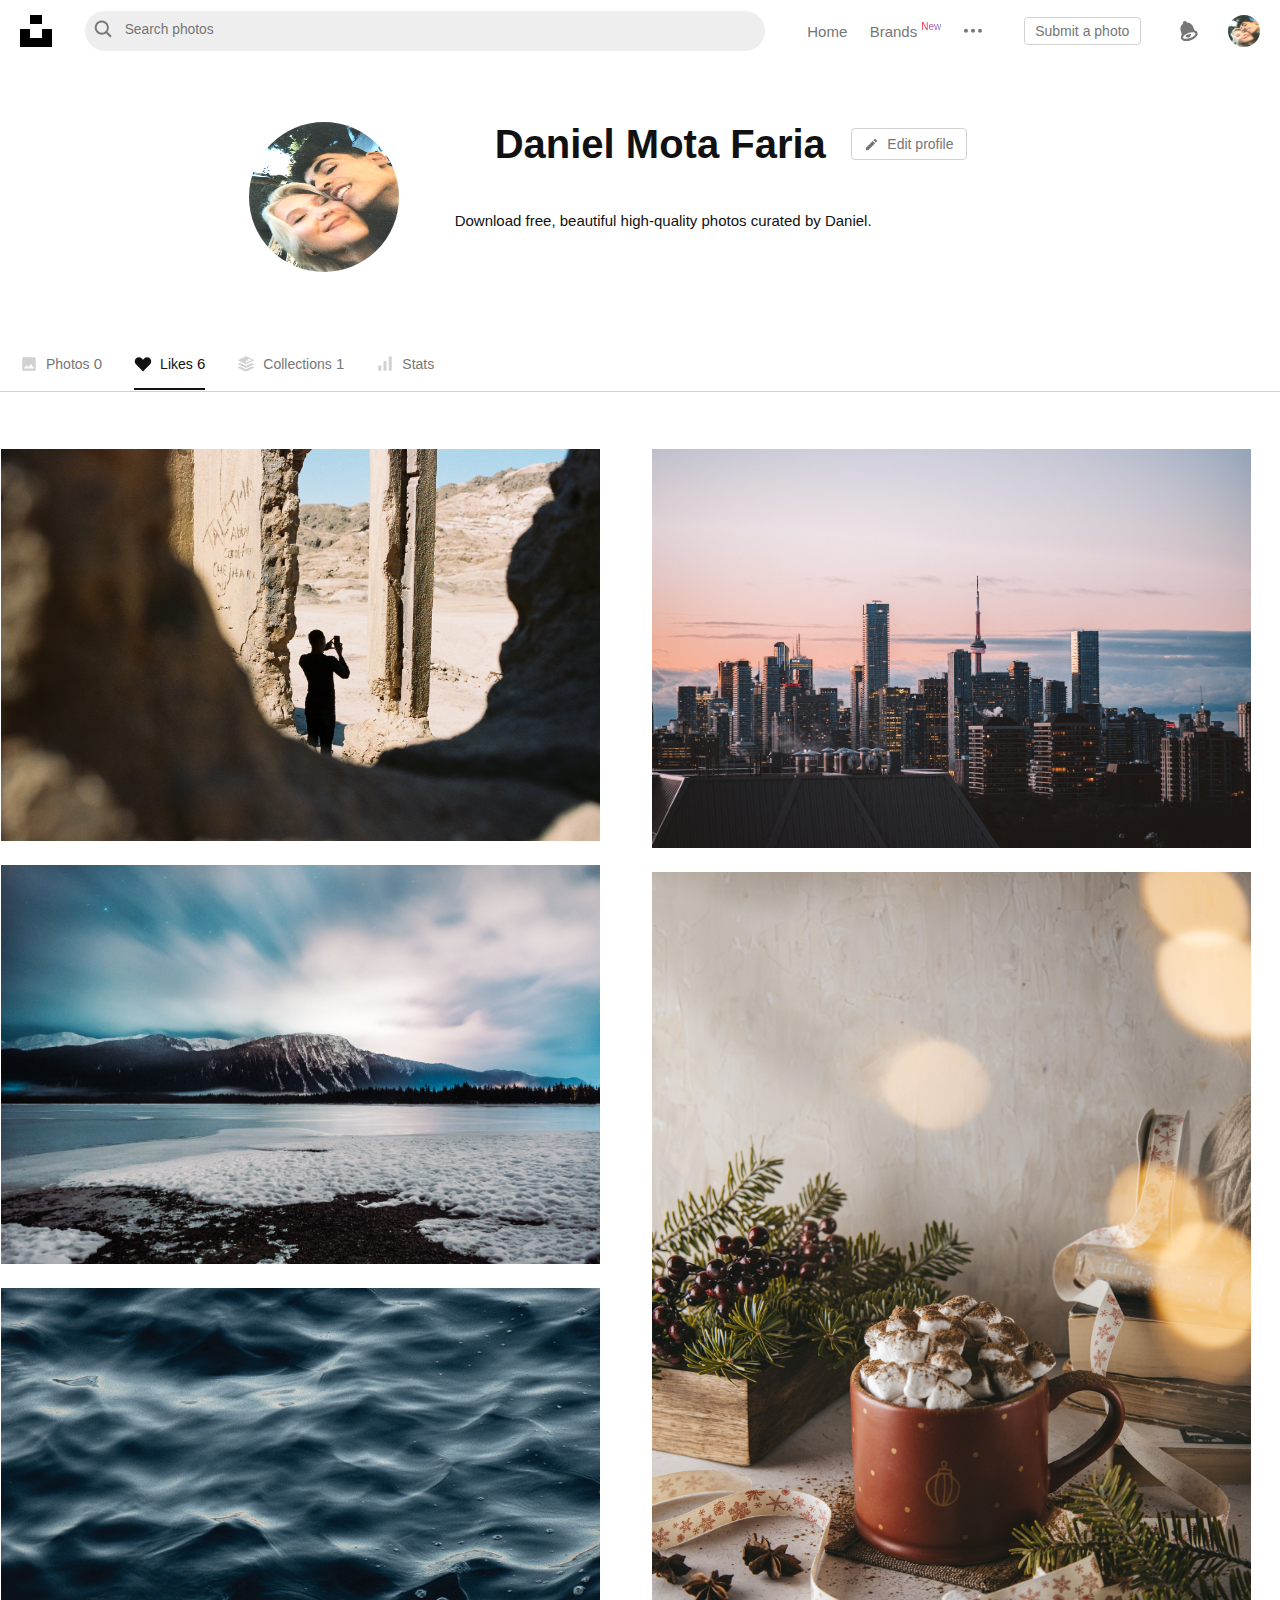
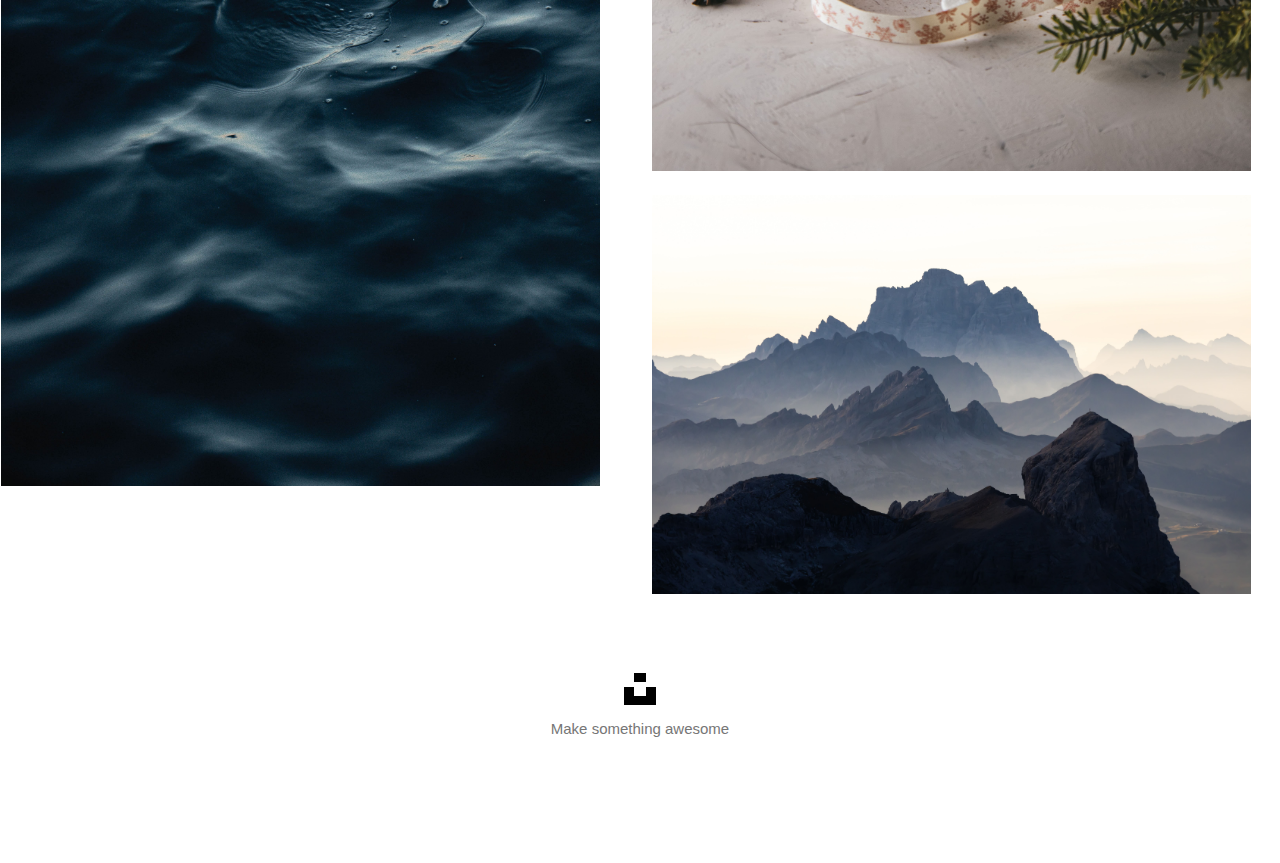
<file: Tweedepagina.html>
<html lang="nl">
<!DOCTYPE html>

<head>
    <meta charset="UTF-8">
    <meta name="author" content="jouw naam">
    <meta name="viewport" content="width=device-width, initial-scale=1">

    <title>Unsplash website</title>

    <link href="styles/style-pagina2.css" rel="stylesheet">
</head>

<body>
    <h1 class="visually-hidden">See the best free to download photos, images, and wallpapers by Daniel Mota Faria on
        Unsplash.</h1>

    <header>
        <a title="Home — Unsplash" href="index.html">
            <svg viewBox="0 0 32 32" aria-labelledby="unsplash-home" aria-hidden="false">
                <title id="unsplash-home">Unsplash Home</title>
                <path d="M10 9V0h12v9H10zm12 5h10v18H0V14h10v9h12v-9z"> </path>
            </svg>
        </a>

        <form role="search" id="zoekbalk" action="#">
            <svg width="32" height="32" viewBox="0 0 32 32" aria-hidden="false">
                <path
                    d="M31 28.64l-7.57-7.57a12.53 12.53 0 1 0-2.36 2.36l7.57 7.57zm-17.5-6a9.17 9.17 0 1 1 6.5-2.64 9.11 9.11 0 0 1-6.5 2.67z">
                </path>
            </svg>
            <input id="searchSmallscreen" placeholder="Search photos" autocomplete="off" aria-label="zoeken">
            <input id="searchBigscreen" placeholder="Search free high-resolution photos" autocomplete="off"
                aria-label="zoeken">
        </form>

        <ul>
            <li><a href="index.html">Home</a></li>
            <li><a href="#">Brands&nbsp;<span>New</span></a></li>
            <li><a href="#"><svg width="18" height="18" viewBox="0 0 32 32" aria-hidden="false">
                        <path
                            d="M7 15.5c0 1.9-1.6 3.5-3.5 3.5s-3.5-1.6-3.5-3.5 1.6-3.5 3.5-3.5 3.5 1.6 3.5 3.5zm21.5-3.5c-1.9 0-3.5 1.6-3.5 3.5s1.6 3.5 3.5 3.5 3.5-1.6 3.5-3.5-1.6-3.5-3.5-3.5zm-12.5 0c-1.9 0-3.5 1.6-3.5 3.5s1.6 3.5 3.5 3.5 3.5-1.6 3.5-3.5-1.6-3.5-3.5-3.5z">
                        </path>
                    </svg></a></li>
        </ul>

        <button id="Submitphoto">Submit a photo</button>

        <div id="Bell">
            <a href="#"><svg width="20" height="20" viewBox="0 0 32 32" aria-hidden="false">
                    <path
                        d="M18.9 30.6c-7.4 2.6-14.2 1.4-15.7-2.8-.5-1.5-.2-3.2.8-4.9.5-.8.5-2.1.2-3l-1.4-3.9c-.9-2.6-.7-5.2.3-7.5.7-1.7 2-3.1 3.5-4.1l-.4-1c-.4-1.1.2-2.2 1.3-2.6l1.9-.7c1.1-.4 2.2.2 2.6 1.3l.4 1c2-.2 4.1.3 5.9 1.4 1.9 1.2 3.5 3.1 4.3 5.4l1.4 3.9c.3.8 1.2 1.9 2 2.2 1.8.7 3 1.8 3.6 3.4 1.4 4.2-3.2 9.3-10.7 11.9zm7.3-10.8c-.6-1.7-5.2-2.8-11.3-.7-6.1 2.1-9 5.8-8.4 7.5.6 1.7 5.2 2.8 11.3.7 6.1-2.1 9-5.8 8.4-7.5zm-7.2.8l.1.8c0 1.9-1.1 3.6-2.7 4.4-.6.3-1.3.6-2.1.6h-.1c-1.6 0-2.9-.8-3.9-1.9-.1-.2-.1-.5.1-.6 1.1-.9 2.8-2 5.3-2.8 1-.3 2-.6 2.9-.8.1-.1.3.1.4.3z">
                    </path>
                </svg>
            </a>
        </div>
        <button id="Profile">
            <img src="images/Mypf.jpg">
        </button>

        <svg id="hamburger" width="24" height="24" viewBox="0 0 32 32" aria-hidden="false">
            <path d="M4 21.3h24V24H4v-2.7zM4 8v2.7h24V8H4zm0 9.3h24v-2.7H4v2.7z"></path>
        </svg>
            
            <ul id="uitklapmenu" class="anders">
                <li><a href="#">Notifications</a></li>
                <li><a href="Tweedepagina.html">View profile</a></li>
                <li><a href="#">Stats</a></li>
                <li><a href="#">Account settings</a></li>
                <li> <button>Submit a photo</button></li>
                <li><a href="#">Logout @danielmotafaria</a></li>
            </ul>
    </header>

    <section id="profile-info">
        <h2 class="visually-hidden">profile info</h2>
        <div>
            <img src="images/Mypf.jpg" alt="Avatar of user Daniel Mota Faria">
        </div>

        <div>
            <h1>Daniel Mota Faria</h1>

            <a href="#">
                <svg width="32" height="32" viewBox="0 0 32 32" aria-hidden="false">
                    <path
                        d="M18.7 8.3l5 5L9 28H4v-5L18.7 8.3zm8.9-.8l-3.1-3.1c-.5-.5-1.4-.5-1.9 0l-2.4 2.4 5 5 2.4-2.4c.5-.5.5-1.4 0-1.9z">
                    </path>
                </svg>
                <p>Edit profile</p>
            </a>

            <h2>Download free, beautiful high-quality photos curated by Daniel.</h2>
        </div>
    </section>

    <section id="categories">
        <h2 class="visually-hidden">categories</h2>
        <ul>
            <li><a href="#">
                    <svg class="icons" width="32" height="32" class="DhJsa" version="1.1" viewBox="0 0 32 32"
                        aria-hidden="false">
                        <path
                            d="M26.7 4H5.3C4.5 4 4 4.5 4 5.3v21.3c0 .9.5 1.4 1.3 1.4h21.3c.8 0 1.3-.5 1.3-1.3V5.3c.1-.8-.4-1.3-1.2-1.3zm-20 20l4.7-6 3.3 4 4.7-6 6 8H6.7z">
                        </path>
                    </svg>
                    Photos<span>&nbsp;0</span>
                </a>
            </li>
            <li><a href="#"><svg class="icons" width="32" height="32" class="DhJsa" version="1.1" viewBox="0 0 32 32"
                        aria-hidden="false">
                        <path
                            d="M28.6 16.6L16 29.3 3.5 16.6c-2.8-3-2.9-7.7 0-10.5s7.6-2.8 10.4 0L16 8.3l2.1-2.2c2.9-2.8 7.6-2.8 10.4 0 2.9 3 2.9 7.6.1 10.5z">
                        </path>
                    </svg>
                    Likes<span>&nbsp;6</span>
                </a>
            </li>
            <li><a href="#"><svg class="icons" width="32" height="32" class="DhJsa" version="1.1" viewBox="0 0 32 32"
                        aria-hidden="false">
                        <path
                            d="M1.85543 9.96868C6.21534 11.9994 10.6257 14.0483 15.0039 16.0607c.3098.1714.6581.2613 1.0122.2613.3541 0 .7024-.0899 1.0121-.2613 4.3599-1.9941 8.7565-4.0613 13.0797-6.07373.2473-.11892.5588-.18294.5588-.5031 0-.32015-.3115-.41162-.5588-.52139-4.3232-2.02154-8.7748-4.11625-13.1163-6.12864-.6093-.21642-1.2736-.22286-1.8869-.0183-4.3966 2.03069-8.88936 4.1254-13.26759 6.17438-.21067.10062-.50378.18295-.50378.47566s.29311.40248.5221.5031zm17.43517.65862V6.84032l7.41 2.10387-10.68 4.96691V9.58449l3.27 1.04281zM27.8501 20.8539c-.327-.158-.6856-.24-1.0488-.24-.3632 0-.7218.082-1.0488.24l-8.6832 4.0613c-.3326.1666-.6995.2534-1.0716.2534-.3721 0-.7391-.0868-1.0717-.2534l-8.71066-4.0247c-.33699-.1628-.70648-.2474-1.08082-.2474-.37434 0-.74383.0846-1.08082.2474-.71444.3476-1.4472.686-2.1708 1.0245-.23814.1189-.54957.1829-.54957.5031 0 .3201.31143.4116.54041.5213.22899.1098 12.78016 5.9501 13.09806 6.1012.3179.1511.6764.25 1.0259.2927.3788-.0358.7281-.1478 1.0625-.3293.3343-.1814 13.374-6.2655 13.4278-6.2932.0538-.0277.099-.0697.1305-.1213.0315-.0517.0482-.111.0482-.1714 0-.0605-.0167-.1198-.0482-.1715-.0315-.0516-.0767-.0936-.1305-.1213-.0538-.0277-2.3109-1.1135-2.6379-1.2714z">
                        </path>
                        <path
                            d="M27.8501 14.46c-.327-.158-.6856-.24-1.0488-.24-.3632 0-.7218.082-1.0488.24l-8.6832 4.0613c-.3326.1666-.6995.2533-1.0716.2533-.3721 0-.7391-.0867-1.0717-.2533l-8.71066-4.0247c-.33699-.1628-.70648-.2474-1.08082-.2474-.37434 0-.74383.0846-1.08082.2474-.71444.3476-1.4472.686-2.1708 1.0244-.23815.119-.54957.183-.54957.5031 0 .3202.31142.4117.54041.5214.22899.1098 12.78016 5.9501 13.09806 6.1012.3179.1511.6764.25 1.0259.2927.3788-.0358.7281-.1478 1.0625-.3293.3343-.1814 13.374-6.2655 13.4278-6.2932.0538-.0277.099-.0697.1305-.1213.0315-.0517.0482-.111.0482-.1715 0-.0604-.0167-.1197-.0482-.1714-.0315-.0516-.0767-.0936-.1305-.1213-.0538-.0277-2.3109-1.1135-2.6379-1.2714z">
                        </path>
                    </svg>
                    Collections<span>&nbsp;1</span>
                </a>
            </li>
            <li><a href="#"><svg class="icons" width="32" height="32" class="DhJsa" version="1.1" viewBox="0 0 32 32"
                        aria-hidden="false">
                        <path
                            d="M13.3333 28V10.6667h5.3334V28h-5.3334zm9.3334 0V2.66669H28V28h-5.3333zM4 28v-9.3333h5.33333V28H4z">
                        </path>
                    </svg>
                    Stats
                </a>
            </li>
        </ul>
    </section>

    <section class="grid" id="posts">

        <div class="grid-col grid-col--1">

            <article class="grid-item">
                <div id="abovepost">
                    <h2 class="visually-hidden">First liked picture</h2>
                    <img src="images/pf7.jpg">
                    <div>
                        <h3>Deon van Zyl</h3>
                    </div>
                </div>
                <img id="post" src="images/Like1.jpg">
                <article id="onderpost">
                    <div>
                        <button id="Like" class="skrt"><svg width="32" height="32" viewBox="0 0 32 32"
                                aria-hidden="false">
                                <path
                                    d="M17.4 29c-.8.8-2 .8-2.8 0l-12.3-12.8c-3.1-3.1-3.1-8.2 0-11.4 3.1-3.1 8.2-3.1 11.3 0l2.4 2.8 2.3-2.8c3.1-3.1 8.2-3.1 11.3 0 3.1 3.1 3.1 8.2 0 11.4l-12.2 12.8z">
                                </path>
                            </svg>
                        </button>
                        <button><svg width="32" height="32" viewBox="0 0 32 32" aria-hidden="false">
                                <path d="M14 3h4v26h-4zM29 14v4h-26v-4z"></path>
                            </svg>
                        </button>
                    </div>
                    <div id="downloadmore">
                        <button>Download</button>
                        <button><svg width="32" height="32" viewBox="0 0 32 32" aria-hidden="false">
                                <path d="M9.9 11.5l6.1 6.1 6.1-6.1 1.9 1.9-8 8-8-8 1.9-1.9z"></path>
                            </svg>
                        </button>
                    </div>
                </article>
            </article>

            <article class="grid-item" id="Posttemplate">
                <div id="abovepost">
                    <h2 class="visually-hidden">Account</h2>
                    <img src="images/pf8.jpg">
                    <h3>Sonny Mauricio</h3>
                </div>
                <h2 class="visually-hidden">Post</h2>
                <img id="post" src="images/Like2.jpg">
                <article id="onderpost">
                    <h2 class="visually-hidden">Options</h2>
                    <div>
                        <button id="Like" class="skrt"><svg width="32" height="32" viewBox="0 0 32 32"
                                aria-hidden="false">
                                <path
                                    d="M17.4 29c-.8.8-2 .8-2.8 0l-12.3-12.8c-3.1-3.1-3.1-8.2 0-11.4 3.1-3.1 8.2-3.1 11.3 0l2.4 2.8 2.3-2.8c3.1-3.1 8.2-3.1 11.3 0 3.1 3.1 3.1 8.2 0 11.4l-12.2 12.8z">
                                </path>
                            </svg>
                        </button>
                        <button><svg width="32" height="32" viewBox="0 0 32 32" aria-hidden="false">
                                <path d="M14 3h4v26h-4zM29 14v4h-26v-4z"></path>
                            </svg>
                        </button>
                    </div>
                    <div id="downloadmore">
                        <button>Download</button>
                        <button><svg width="32" height="32" viewBox="0 0 32 32" aria-hidden="false">
                                <path d="M9.9 11.5l6.1 6.1 6.1-6.1 1.9 1.9-8 8-8-8 1.9-1.9z"></path>
                            </svg>
                        </button>
                    </div>
                </article>
            </article>


            <article class="grid-item" id="Posttemplate">
                <div id="abovepost">
                    <h2 class="visually-hidden">Account</h2>
                    <img src="images/PF6.png">
                    <h3>Chrissa Giannakoudi</h3>
                </div>
                <h2 class="visually-hidden">Post</h2>
                <img id="post" src="images/Water.jpg">
                <article id="onderpost">
                    <h2 class="visually-hidden">Options</h2>
                    <div>
                        <button id="Like" class="skrt"><svg width="32" height="32" viewBox="0 0 32 32"
                                aria-hidden="false">
                                <path
                                    d="M17.4 29c-.8.8-2 .8-2.8 0l-12.3-12.8c-3.1-3.1-3.1-8.2 0-11.4 3.1-3.1 8.2-3.1 11.3 0l2.4 2.8 2.3-2.8c3.1-3.1 8.2-3.1 11.3 0 3.1 3.1 3.1 8.2 0 11.4l-12.2 12.8z">
                                </path>
                            </svg>
                        </button>
                        <button><svg width="32" height="32" viewBox="0 0 32 32" aria-hidden="false">
                                <path d="M14 3h4v26h-4zM29 14v4h-26v-4z"></path>
                            </svg>
                        </button>
                    </div>
                    <div id="downloadmore">
                        <button>Download</button>
                        <button><svg width="32" height="32" viewBox="0 0 32 32" aria-hidden="false">
                                <path d="M9.9 11.5l6.1 6.1 6.1-6.1 1.9 1.9-8 8-8-8 1.9-1.9z"></path>
                            </svg>
                        </button>
                    </div>
                </article>
            </article>
        </div>

        <div class="grid-col grid-col--2">

            <article class="grid-item" id="Posttemplate">
                <div id="abovepost">
                    <h2 class="visually-hidden">Account</h2>
                    <img src="images/pf9.jfif">
                    <h3>Thom Bradley</h3>
                </div>
                <h2 class="visually-hidden">Post</h2>
                <img id="post" src="images/Like3.jpg">
                <article id="onderpost">
                    <div>
                        <button id="Like" class="skrt"><svg width="32" height="32" viewBox="0 0 32 32"
                                aria-hidden="false">
                                <path
                                    d="M17.4 29c-.8.8-2 .8-2.8 0l-12.3-12.8c-3.1-3.1-3.1-8.2 0-11.4 3.1-3.1 8.2-3.1 11.3 0l2.4 2.8 2.3-2.8c3.1-3.1 8.2-3.1 11.3 0 3.1 3.1 3.1 8.2 0 11.4l-12.2 12.8z">
                                </path>
                            </svg>
                        </button>
                        <button><svg width="32" height="32" viewBox="0 0 32 32" aria-hidden="false">
                                <path d="M14 3h4v26h-4zM29 14v4h-26v-4z"></path>
                            </svg>
                        </button>
                    </div>
                    <div id="downloadmore">
                        <button>Download</button>
                        <button><svg width="32" height="32" viewBox="0 0 32 32" aria-hidden="false">
                                <path d="M9.9 11.5l6.1 6.1 6.1-6.1 1.9 1.9-8 8-8-8 1.9-1.9z"></path>
                            </svg>
                        </button>
                    </div>
                </article>
            </article>

            <article class="grid-item" id="Posttemplate">
                <!-- https://unsplash.com/photos/hWXgoVLPzHY -->
                <div id="abovepost">
                    <h2 class="visually-hidden">Account</h2>
                    <img src="images/PF4.jpg">
                    <h3>Katy Az</h3>
                </div>
                <h2 class="visually-hidden">Post</h2>
                <img id="post" src="images/Post4.jpg">
                <article id="onderpost">
                    <div>
                        <button id="Like" class="skrt"><svg width="32" height="32" viewBox="0 0 32 32"
                                aria-hidden="false">
                                <path
                                    d="M17.4 29c-.8.8-2 .8-2.8 0l-12.3-12.8c-3.1-3.1-3.1-8.2 0-11.4 3.1-3.1 8.2-3.1 11.3 0l2.4 2.8 2.3-2.8c3.1-3.1 8.2-3.1 11.3 0 3.1 3.1 3.1 8.2 0 11.4l-12.2 12.8z">
                                </path>
                            </svg>
                        </button>
                        <button><svg width="32" height="32" viewBox="0 0 32 32" aria-hidden="false">
                                <path d="M14 3h4v26h-4zM29 14v4h-26v-4z"></path>
                            </svg>
                        </button>
                    </div>
                    <div id="downloadmore">
                        <button>Download</button>
                        <button><svg width="32" height="32" viewBox="0 0 32 32" aria-hidden="false">
                                <path d="M9.9 11.5l6.1 6.1 6.1-6.1 1.9 1.9-8 8-8-8 1.9-1.9z"></path>
                            </svg>
                        </button>
                    </div>

                </article>
            </article>

            <article class="grid-item" id="Posttemplate">
                <div id="abovepost">
                    <h2 class="visually-hidden">Account</h2>
                    <img src="images/PF5.png">
                    <h3>Tobias Rademacher</h3>
                </div>
                <h2 class="visually-hidden">Post</h2>
                <img id="post" src="images/Tobias-post.jpg">
                <article id="onderpost">
                    <h2 class="visually-hidden">Options</h2>
                    <div>
                        <button id="Like" class="skrt"><svg width="32" height="32" viewBox="0 0 32 32" aria-hidden="false">
                                <path
                                    d="M17.4 29c-.8.8-2 .8-2.8 0l-12.3-12.8c-3.1-3.1-3.1-8.2 0-11.4 3.1-3.1 8.2-3.1 11.3 0l2.4 2.8 2.3-2.8c3.1-3.1 8.2-3.1 11.3 0 3.1 3.1 3.1 8.2 0 11.4l-12.2 12.8z">
                                </path>
                            </svg>
                        </button>
                        <button><svg width="32" height="32" viewBox="0 0 32 32" aria-hidden="false">
                                <path d="M14 3h4v26h-4zM29 14v4h-26v-4z"></path>
                            </svg>
                        </button>
                    </div>
                    <div id="downloadmore">
                        <button>Download</button>
                        <button><svg width="32" height="32" viewBox="0 0 32 32" aria-hidden="false">
                                <path d="M9.9 11.5l6.1 6.1 6.1-6.1 1.9 1.9-8 8-8-8 1.9-1.9z"></path>
                            </svg></button>
                    </div>
                </article>
            </article>
        </div>


    </section>

    <footer>
        <svg width="32" height="32" viewBox="0 0 32 32" aria-hidden="false">
            <path d="M10 9V0h12v9H10zm12 5h10v18H0V14h10v9h12v-9z"></path>
        </svg>
        <p>Make something awesome</p>
    </footer>
</body>
<script src="scripts/script.js"></script>

</html>
</file>
<file: styles/style-pagina2.css>
*,
*::after,
*::before {
    box-sizing: border-box;
    font-family: apple-system, BlinkMacSystemFont, San Francisco, Helvetica Neue, Helvetica, Ubuntu, Roboto, Noto, Segoe UI, Arial, sans-serif;
    font-size: 15px;
    font-weight: 400;
}

#Bell svg:hover path{
  fill:#111;
}

:hover{
  color: #111111;;
}
  
:hover path{
  fill:#111;
}

button:hover {
  color:#111;
}

body {
    background: white;
    margin: 0;
}

body::-webkit-scrollbar {
    display: none;
  }

a {
    /*om de blauwe kleur en onderstreep te verwijderen*/
    color: #767676;
    text-decoration: none;
}

header {
    /*dit is me container/parent */
    display: grid;
      grid-template-columns: min-content 1fr min-content min-content;
      column-gap: 1em;
      grid-column-start: auto;
      border-bottom: solid 1px rgba(229, 229, 229);
    
    z-index: 10;
    align-items: center;
    margin: 0;
    padding: 0.5em 0.8em;
    height: 3.7333333333333334em;
    max-width: 100%;
  
    background: white;
    overflow: hidden;
  }

header a svg {
  width: 1.7333333333333334em;
  height: 1.7333333333333334em;
}

header button img {
  border-radius: 50%;
}

#searchBigscreen {
  display: none;
}

#Profile {
  padding: 0;
  margin: 0;
  border: 0;
  height: fit-content;
  border-radius: 50%;
}

#zoekbalk{
  /*Dit is de css voor de hele zoekbalk div*/
  height: 2.6666666666666665em;
  width:100%;
  border-radius: 1.6em;
  background-color: #eee;
  border: 0;
  margin: 0;
  display: flex;
  flex-flow:row nowrap;
}

#zoekbalk svg {
  margin: .1875em 0 0 .1875em;
  height: 60%;
  padding-top: 0.4em;
}

#zoekbalk path{
  fill:#767676;
}

#searchSmallscreen {
  background-color: transparent;
  border: 0;
  width: 100%;
  height: 100%;
  padding: 1px  0.13333333333333333em  0.26666666666666666em 0.4666666666666667em;
  font-size: 0.92em;
}

#hamburger {
  margin-right: 0.26666666666666666em;
}

#hamburger path {
  fill: #767676;
}

header button img {
  border-radius: 50%;
  width: 100%;
  height: 100%;
}

#Profile {
  padding: 0;
  margin: 0;
  margin-left: .4;
  border: 0;
  width: 2.13333333333em;
  height: 2.13333333333em;
  border-radius: 50%;
}

#uitklapmenu{
  position:absolute;
  top:2.8em;
  right:3.8em;
  width:16.666666666666668em;
  background-color:black;
  color:white;
  padding: 0.5333333333333333em 0 0.5333333333333333em 0;
  margin-top:.8em;
  margin-left:auto;
  z-index: 15;
  border-radius:0.26666666666666666em;
  box-shadow: 0 0.5333333333333333em 1.0666666666666667em rgba(0,0,0,.16);
  transition-duration: .35s;
  list-style-type: none;
  display:flex;
  flex-direction:column;
}

#uitklapmenu li:hover a{
  color:white;
}

#uitklapmenu li:last-of-type:hover a{
  color:#626262;
}

#uitklapmenu li{
  padding: 0.5333333333333333em 1.0666666666666667em;
  display:flex;
  line-height:1.6;
}

#uitklapmenu li:nth-of-type(2) a{
  color:white;
}

#uitklapmenu li button{
  color:#111;
  background-color:white;
  justify-content:center;
  width:100%;
  border:none;
  border-radius:0.26666666666666666em;
  line-height:2.1333333333333333em;
}

#uitklapmenu li:last-of-type{
  border-top:  0.06666666666666667em solid hsla(0,0%,100%,.2);
  margin-top: 0.5333333333333333em;
}

#uitklapmenu.anders{
  opacity:0;
  transition-duration: .35s;
}

#profile-info {
    padding: 3.2em .8em;
    display:flex;
    flex-direction:column;
    position:relative;
}

#profile-info img {
    height: 10em;
    width:10em;
    border-radius: 50%;
    margin-bottom: 1.6em;
}

#profile-info h1 {
    font-size: 1.4em;
    font-weight: 700;
    margin: 0;
    color: #111;
    padding-bottom: 1.0666666666666667rem;
}

#profile-info h2 {
    font-size: 1rem;
    font-weight: 400;
    line-height: 1.6;
    color: #111;
    margin: 0;
}

#profile-info a{
    position:absolute;
    top:3.2em; right:.8em;
    display:flex;
    align-items:center;
    height:2.1333333333333333em;
    padding:0 .8em;
    color: #767676;
    background-color: #fff;
    border: solid 1px #d1d1d1;
    border-radius: 0.26666666666666666em;
    white-space:nowrap;
}

#profile-info a svg{
    width:1em;
    height:1em;
    margin-right:0.5333333333333333em;
}

#profile-info a svg path{
    fill:#767676;
}

#profile-info a p{
    margin:0;
    font-size:0.9333333333333333em;
}

#categories{
    position:sticky;
    top:0;
    background-color: white;
    z-index:20;
}

#categories ul {
    list-style-type: none;
    height: 3.7333333333333334em;
    margin-bottom: 3.7333333333333334em;
    margin-top: -0.5333333333333333em;
    font-size:1em;
    font-weight: 400;
    display: flex;
    align-items: center;
    padding: 0 .8em;
    box-shadow: inset 0 -1px #d1d1d1;
}

#categories li {
    /*items in de menubalk*/
    padding-left: 1.6em;
    height: 100%;
    width: fit-content;
    display: flex;
    align-items: center;
    color: #767676;
}

#categories li:nth-of-type(2) a{
    box-shadow: inset 0 -2px #111;
    color:#111;
}

#categories li:first-of-type{
    padding-left:0;
}

#categories li a{
    font-size:0.9333333333333333em;
    font-weight: 500;
    height:3.7333333333333334em;
    display:flex;
    align-items:center;
}

.grid-item {
  padding: 0 0 2.5833333333333335em 0;
}

#abovepost {
  /*poster - template*/
  display: flex;
  padding: 0;
  margin: .8em;
  margin-top: 0;
  flex-flow: column wrap;
  justify-content: center;
  height: 2.2933333333333334em;
  width: fit-content;
}

#abovepost img {
  /*profile pic*/
  border-radius: 6.666666666666667em;
  border: solid 1px rgba(118, 118, 118, .20);
  width: 2.1333333333333333em;
  height: 2.1333333333333333em;
  margin-right: .5em;
}

#abovepost h3 {
  /* post naam*/
  margin: 0;
  height: 1em;
  padding: 0;
  width: fit-content;
  display:inline;
}

#abovepost a {
  /*post description*/
  margin: 0;
  font-size: 0.7333333333333333em;
}

#abovepost p {
  margin:0;
}

#post {
  /*de foto die geplaatst wordt*/
  width: 100%;
  position:relative;
  z-index:0;
}

#onderpost {
  /*dit is de hele balk onder de post*/
  margin: .75em .8em;
  display: flex;
  flex-flow:row nowrap;
  fill: 1;
  justify-content: space-between;
  height: 2.1333333333333333em;
  padding:0;
  width:calc(100% - 1.6em);
}

#onderpost button{
  background-color: white;
}

#onderpost div:first-of-type {
  /*dit zijn de "like" en "plus" knopje onder de post*/
  margin: 0;
  width: 5.933333333333334em;
  display:flex;
  flex-direction: row;
  justify-content: space-between;
  padding: 0;
}

#onderpost div:first-of-type svg {
  /*beiden svg's van zowel hartje als plus*/
  fill: #767676;
  width: 1em;
  pointer-events: none;
}

#onderpost div:first-of-type button {
  /*de buttons van like en plus*/
  width: 2.6em;
  height: 2.1333333333333333em;
  padding: 0 0.7333333333333333em;
  margin: 0;
  border: solid 1px #d1d1d1;
  border-radius: .3em;
}

#onderpost div button.skrt {
  /*de like button specifiek in de skrt-state*/
  background-color: #f15151;
}

#onderpost div button.skrt svg {
  /*de like button zn svg specifiek in de skrt-state*/
  fill: white;
}
#downloadmore {
  /*download en puntjes onder post*/
  padding: 0;
  margin: 0;
  display:flex;
  justify-content: flex-end;
  width: 5.933333333333334em;
  flex-flow: row nowrap;
  justify-self: flex-end;
}

#downloadmore svg {
  fill: #767676;
  height: 1.6em;
  width: 2.13333333em;
}

#downloadmore button {
  height: 2.1333333333333333em;
  /* padding:0 0.7333333333333333em; */
  margin: 0;
  background-color: white;
  align-items: center;
  color: #767676;
}

#downloadmore button:first-of-type{
  border-radius: .3em 0 0 .3em;
  border: solid 1px #d1d1d1;
  padding: 0 0.7333333333333333em;
  font-size: 0.9333333333333333em;
  height: 2.1333333333333333em;
}

#downloadmore button:last-of-type {
  border-radius: 0 .3em .3em 0;
  border: solid 1px #d1d1d1;
  padding: 0;
  border-left: 0;
  font-size: 0.9333333333333333em;
  height: 2.1333333333333333em;
}

footer{
    display:flex;
    align-items:center;
    flex-direction:column;
    padding-top:2em;
    padding-bottom:7.333333333333333em;
}

footer p{
    margin-top:1em;
    margin-bottom:1.0666666666666667em;
    color:#767676;
}

.visually-hidden {
    /* https://www.a11yproject.com/posts/2013-01-11-how-to-hide-content/ */
    clip: rect(0 0 0 0);
    clip-path: inset(50%);
    height: 1px;
    overflow: hidden;
    position: absolute;
    white-space: nowrap;
    width: 1px;
}

@media(max-width:480px) {
    #profile-info a {
        display: none;
    }

    #profile-info img {
        height: 8em;
        width:8em;
    }
}

@media(max-width:768px){
    header ul {
      display: none;
    }
    
    header li {
      display: none;
    }
    
    #Submitphoto {
      display: none;
    }
    
    #Bell {
      display: none;
    }
  
    #view-all{
      display:none;
    }
  
    #view-all{
      display:none;
    }
  
    #Intro div{
      display:none;
    }
  
    #Squarespace-article div p:first-of-type{
      display:none;
    }

    #categories ul li svg{
        display:none;
    }

    #categories span{
        display:none;
    }
  }

/*--------------------------------------------------------------------*/
/*--------------------------------------------------------------------*/


@media(min-width:768px) {

    header{
      /*dit is me container/parent */
      z-index: 10;
      padding: 0 1.3333333333333333em;
      margin: 0;
      border:none;
      height: 4.133333333333334em;
      max-width: 100%;
      display:flex;
      align-items: center;
      background: white;
      position:sticky;
      top:0; left:0; right:0;
    }
  
    header a svg {
      width: 2.1333333333333333em;
      height: 2.1333333333333333em;
    }
  
    #zoekbalk {
      /*Dit is de css voor de hele zoekbalk div*/
      margin-left: 1.2em;
      display:flex;
      width:fit-content;
      flex-grow:1;
      flex-shrink:1;
      flex-flow:row nowrap;
    }
  
    header ul {
      display: flex;
      width: fit-content;
      margin:0;
      list-style-type: none;
      padding: 0 1.0666666666666667em;
      box-shadow:none;
    }
  
    header ul li {
      width: fit-content;
      display: flex;
      align-items: center;
      font-size: 0.9333333333333333em;
      font-weight: 500;
      padding: 1.3333333333333333em .8em;
      color: #767676;
    }
  
    header ul li:first-of-type {
      box-shadow:none;
    }
  
    header ul li span {
      background: linear-gradient(94deg, #ff2a2a, #7074ff);
      -webkit-background-clip: text;
      -webkit-text-fill-color: transparent;
      -webkit-box-decoration-break: clone;
      font-size: 0.6666666666666666em;
      font-weight: 500;
      position: relative;
      top: -0.6666666666666666em;
    }
  
    header ul li svg {
      fill: #767676;
      width:1.2em;
    }
  
    #Submitphoto {
      font-weight: 500;
      font-size: 0.9333333333333333em;
      color: #767676;
      background-color: white;
      border: 1px solid #d1d1d1;
      border-radius: 0.26666666666666666em;
      padding: 0 0.7333333333333333em;
      height: 2em;
      width:fit-content;
      white-space: nowrap;
    }
  
    #Bell {
      padding: 0.6666666666666666em 0.9333333333333333em;
      margin-left: 0.6em;
      height: 2.8800000000000003em;
      width: 3.2em;
      display:flex;
      align-items:center;
    }
  
    #Bell path {
      fill: #767676;
    }

    #Bell svg{
      width:1.3333333333333333em;
    }

    #hamburger {
      display: none;
    }

    #uitklapmenu{
      position:fixed;
      right: 1.3333333333333333em; top:3.3333333333333335em;
      width: 11.866666666666667em;
    }
  
    #uitklapmenu ul:first-of-type li:first-of-type{
      display:none;
    }
  
    #uitklapmenu ul:first-of-type li:last-of-type{
      display:none;
    }

    #profile-info{
        padding:4em .8em 4.8em;
        height:18.8em;
        flex-direction: row;
        max-width: 88em;
        margin-right:auto;
        margin-left:auto;
    }

    #profile-info img{
        height:10em;
        width:10em;
        margin-left: auto;
        margin-right: 2.1333333333333333em;
        margin-bottom:0;
    }

    #profile-info div:first-of-type{
        width:33.333333%;
        display:flex;
        justify-content:space-around;
    }

    #profile-info div:last-of-type{
        width:66.666666667%;
        display:flex;
        flex-wrap:wrap;
    }

    #profile-info h1{
        font-size:2.6666666666666665em;
        padding: 0 0 1.6em 1.6em;
        display:flex;
    }

    #profile-info a{
        position:relative;
        margin-top:-2.8em;
        margin-left:2.5em;
        
    }

    #profile-info h2{
        padding:0 0 1.6em 1.6em;
        margin-top:-2.5em;
    }

    #categories{
        top:3.7333333333333334em;
    }

    #categories ul{
        padding:0 1.3333333333333333em;
    }

    #categories ul li{
        padding-left:2.1333333333333333em;
    }
    
    #categories ul li:nth-of-type(2) svg{
        fill:#111;
    }
    
    .icons{
        width:1.2em;
        height:1.2em;
        fill: #d1d1d1;
        margin-right:0.5333333333333333em;
    } 

    .grid {
      display: flex;
      padding: .05333333333333333em;
      column-gap: 1.6em;
      position:relative;
      z-index:0;
    }
    
    .grid-col {
      flex-grow: 1;
      width: 50%;
      padding:0;
      margin:0;
      padding-bottom:1.6em;
    }
  
    .grid-item{
      padding:0;
      padding-bottom:1.6em;
      position:relative;
      width: 46.8vw;
      height:fit-content;
      top:0;
    }
  
    #abovepost{
      display:none;
    }
  
    #onderpost{
      display:none;
    }
  
}

@media (min-width:992){
    #searchSmallscreen{
        display:none;
    }

    #searchBigscreen{
        display:flex;
        
    }
}
</file>
